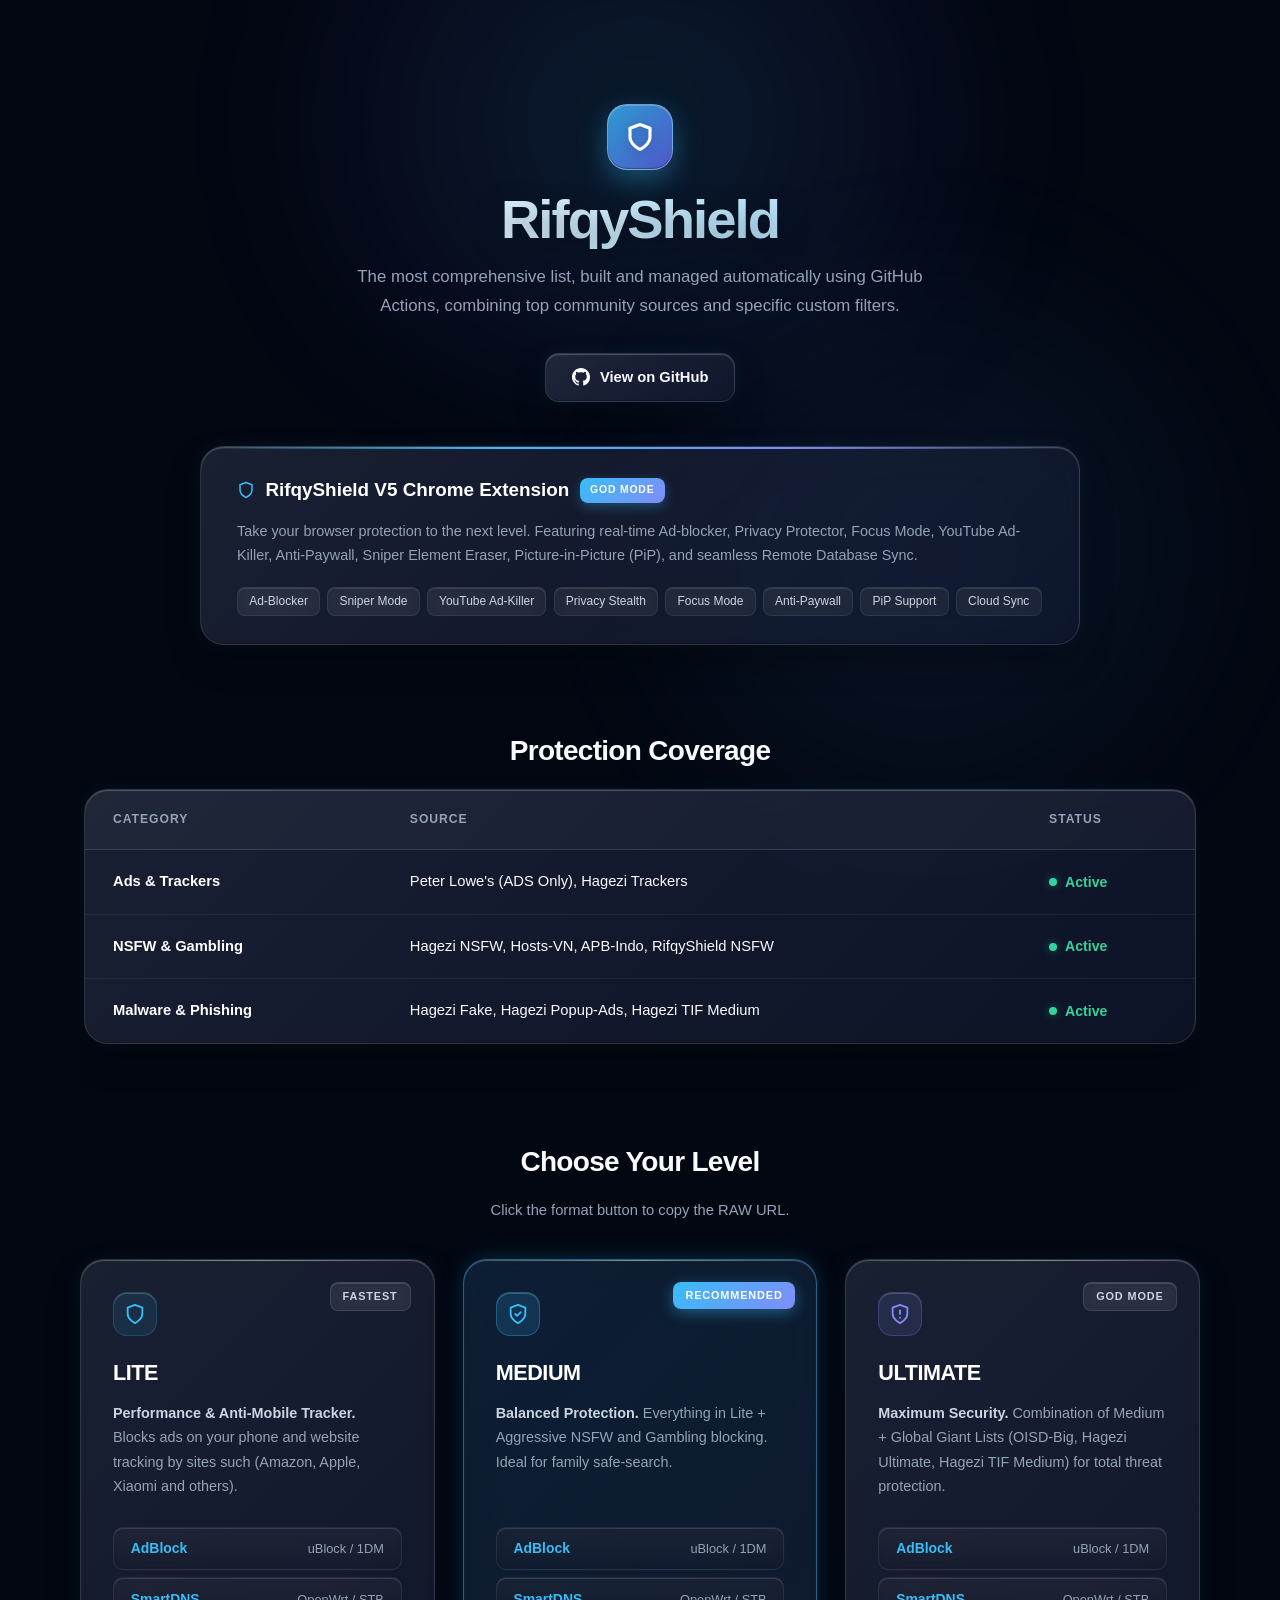
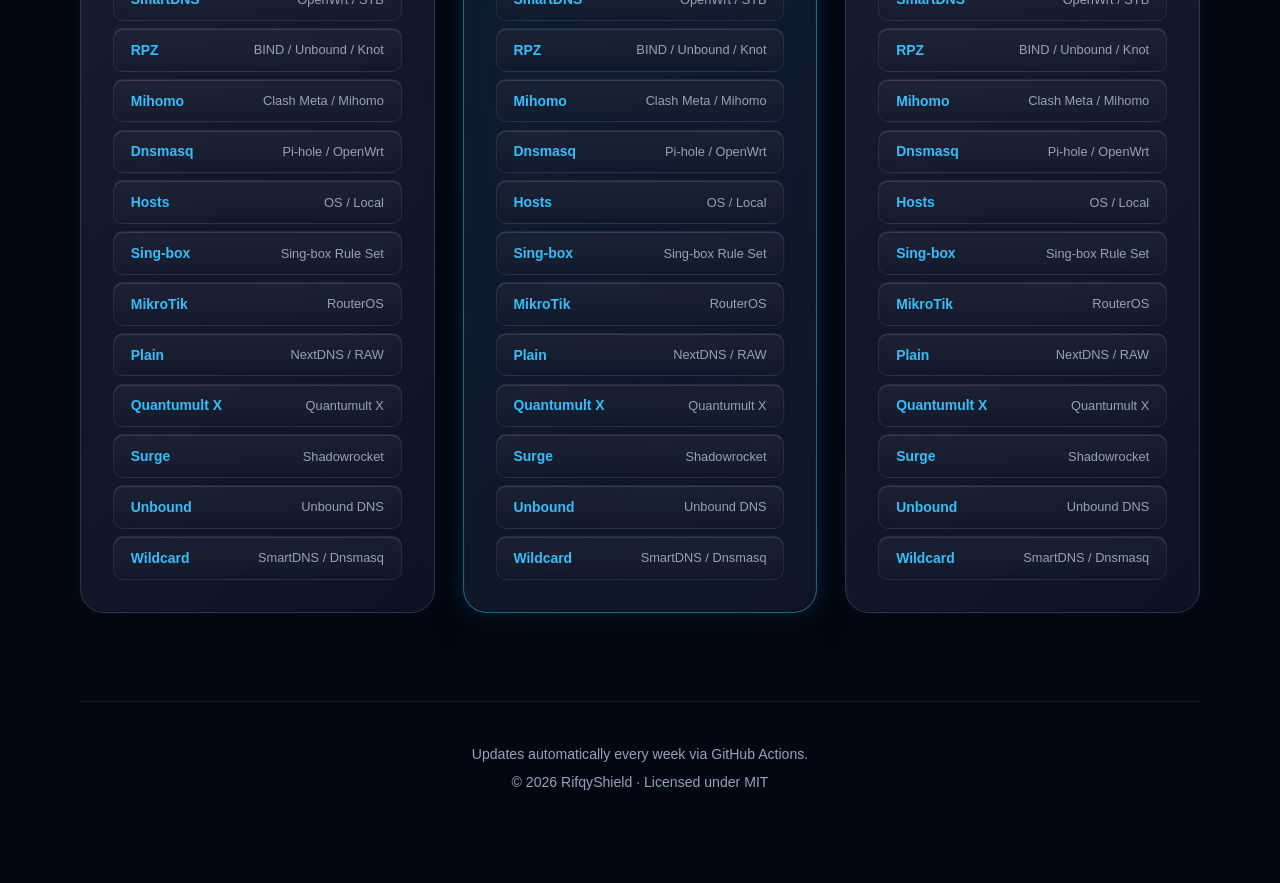
<file: index.html>
<!DOCTYPE html>
<html lang="en">
<head>
    <meta charset="UTF-8">
    <meta name="viewport" content="width=device-width, initial-scale=1.0">
    <title>RifqyShield</title>
    <meta name="description" content="Comprehensive DNS blocklist with specific focus on Mobile OEM Tracking, Ads, and Malware protection.">
    <style>
        /* ================= LIQUID GLASS DESIGN SYSTEM ================= */
        :root {
            --bg-deep: #030712;
            --liquid-primary: #38bdf8;
            --liquid-secondary: #818cf8;
            --liquid-accent: #60a5fa;
            --liquid-glow: rgba(56, 189, 248, 0.25);
            
            /* Glass Surfaces */
            --glass-base: rgba(15, 23, 42, 0.55);
            --glass-card: linear-gradient(135deg, rgba(255, 255, 255, 0.07) 0%, rgba(255, 255, 255, 0.015) 100%), rgba(15, 23, 42, 0.58);
            --glass-card-hover: linear-gradient(135deg, rgba(255, 255, 255, 0.12) 0%, rgba(255, 255, 255, 0.03) 100%), rgba(20, 31, 56, 0.68);
            --glass-border: rgba(255, 255, 255, 0.12);
            --glass-border-hover: rgba(56, 189, 248, 0.45);
            --glass-specular: inset 0 1px 1px 0 rgba(255, 255, 255, 0.22), inset 0 -1px 1px 0 rgba(0, 0, 0, 0.3);
            
            /* Typography */
            --text-main: #f8fafc;
            --text-secondary: #cbd5e1;
            --text-muted: #94a3b8;
            
            /* Accents */
            --success: #34d399;
            --success-glow: rgba(52, 211, 153, 0.4);
            
            /* Shadows & Radii */
            --shadow-glass: 0 16px 36px -10px rgba(0, 0, 0, 0.5), 0 0 20px 0 rgba(56, 189, 248, 0.08);
            --shadow-glass-lg: 0 24px 50px -12px rgba(0, 0, 0, 0.65), 0 0 35px 0 rgba(56, 189, 248, 0.2);
            --radius-sm: 10px;
            --radius-md: 14px;
            --radius-lg: 20px;
            --radius-xl: 24px;
            --blur-strength: blur(20px) saturate(190%);
        }

        *, *::before, *::after {
            box-sizing: border-box;
        }

        body {
            font-family: 'Inter', -apple-system, BlinkMacSystemFont, "Segoe UI", Roboto, Helvetica, Arial, sans-serif;
            background-color: var(--bg-deep);
            color: var(--text-main);
            margin: 0;
            line-height: 1.6;
            -webkit-font-smoothing: antialiased;
            -moz-osx-font-smoothing: grayscale;
            overflow-x: hidden;
            position: relative;
            min-height: 100vh;
        }

        /* Ambient Fluid Nebula (Liquid Backdrop) */
        body::before, body::after {
            content: '';
            position: fixed;
            border-radius: 50%;
            pointer-events: none;
            z-index: 0;
            filter: blur(80px);
            opacity: 0.5;
            transition: all 0.5s ease;
        }

        body::before {
            top: -10vw;
            left: 50%;
            transform: translateX(-50%);
            width: 75vw;
            height: 45vw;
            max-width: 900px;
            max-height: 500px;
            background: radial-gradient(circle, rgba(56, 189, 248, 0.25) 0%, rgba(99, 102, 241, 0.15) 50%, transparent 70%);
        }

        body::after {
            bottom: 5vw;
            right: 5vw;
            width: 45vw;
            height: 45vw;
            max-width: 600px;
            max-height: 600px;
            background: radial-gradient(circle, rgba(129, 140, 248, 0.18) 0%, rgba(56, 189, 248, 0.08) 60%, transparent 80%);
        }

        .container {
            max-width: 1200px;
            margin: 0 auto;
            padding: 1.5rem 1rem;
            position: relative;
            z-index: 1;
        }

        @media (min-width: 768px) {
            .container {
                padding: 2.5rem 2rem;
            }
        }

        @media (min-width: 1024px) {
            .container {
                padding: 3rem 2.5rem;
            }
        }

        /* Hero Section */
        header {
            text-align: center;
            padding: 2.5rem 0 2rem 0;
        }

        @media (min-width: 768px) {
            header {
                padding: 3.5rem 0 2.5rem 0;
            }
        }

        .logo-mark {
            display: inline-flex;
            align-items: center;
            justify-content: center;
            width: 58px;
            height: 58px;
            border-radius: 18px;
            background: linear-gradient(135deg, rgba(56, 189, 248, 0.8), rgba(99, 102, 241, 0.8));
            margin-bottom: 1.25rem;
            box-shadow: 0 10px 28px rgba(56, 189, 248, 0.35), var(--glass-specular);
            backdrop-filter: var(--blur-strength);
            -webkit-backdrop-filter: var(--blur-strength);
            border: 1px solid rgba(255, 255, 255, 0.3);
        }

        @media (min-width: 768px) {
            .logo-mark {
                width: 66px;
                height: 66px;
                border-radius: 20px;
            }
        }

        .logo-mark svg {
            width: 30px;
            height: 30px;
            filter: drop-shadow(0 2px 4px rgba(0, 0, 0, 0.2));
        }

        h1 {
            font-size: clamp(2rem, 5.5vw, 3.4rem);
            margin: 0 0 0.75rem 0;
            background: linear-gradient(135deg, #ffffff 15%, #bae6fd 60%, #cbd5e1 100%);
            -webkit-background-clip: text;
            -webkit-text-fill-color: transparent;
            background-clip: text;
            font-weight: 800;
            letter-spacing: -0.035em;
            line-height: 1.1;
            text-shadow: 0 10px 30px rgba(0, 0, 0, 0.35);
        }

        .subtitle {
            color: var(--text-muted);
            font-size: clamp(0.92rem, 2vw, 1.05rem);
            max-width: 600px;
            margin: 0 auto 2rem auto;
            line-height: 1.75;
            font-weight: 400;
        }

        /* Liquid Glass Button */
        .github-btn {
            display: inline-flex;
            align-items: center;
            gap: 0.65rem;
            background: linear-gradient(135deg, rgba(255, 255, 255, 0.09) 0%, rgba(255, 255, 255, 0.02) 100%), rgba(15, 23, 42, 0.6);
            backdrop-filter: var(--blur-strength);
            -webkit-backdrop-filter: var(--blur-strength);
            padding: 0.75rem 1.6rem;
            border-radius: var(--radius-md);
            color: var(--text-main);
            text-decoration: none;
            font-weight: 600;
            font-size: 0.92rem;
            border: 1px solid var(--glass-border);
            box-shadow: var(--shadow-glass), var(--glass-specular);
            transition: all 0.3s cubic-bezier(0.4, 0, 0.2, 1);
        }

        .github-btn:hover {
            background: linear-gradient(135deg, rgba(255, 255, 255, 0.16) 0%, rgba(255, 255, 255, 0.04) 100%), rgba(30, 41, 59, 0.7);
            border-color: var(--glass-border-hover);
            transform: translateY(-2px);
            box-shadow: var(--shadow-glass-lg);
            color: #ffffff;
        }

        /* Chrome Extension Banner (Liquid Glass Slab) */
        .ext-banner {
            margin: 2.75rem auto 1.25rem auto;
            max-width: 880px;
            background: var(--glass-card);
            backdrop-filter: var(--blur-strength);
            -webkit-backdrop-filter: var(--blur-strength);
            border: 1px solid var(--glass-border);
            border-radius: var(--radius-xl);
            padding: 1.4rem 1.4rem;
            box-shadow: var(--shadow-glass), var(--glass-specular);
            text-align: left;
            display: flex;
            flex-direction: column;
            gap: 0.85rem;
            position: relative;
            overflow: hidden;
            transition: all 0.3s ease;
        }

        .ext-banner:hover {
            border-color: rgba(56, 189, 248, 0.35);
            box-shadow: var(--shadow-glass-lg);
        }

        .ext-banner::before {
            content: '';
            position: absolute;
            top: 0;
            left: 0;
            right: 0;
            height: 2px;
            background: linear-gradient(90deg, transparent, var(--liquid-primary), var(--liquid-secondary), transparent);
        }

        @media (min-width: 768px) {
            .ext-banner {
                padding: 1.75rem 2.25rem;
            }
        }

        .ext-banner-header {
            display: flex;
            align-items: center;
            justify-content: space-between;
            flex-wrap: wrap;
            gap: 0.5rem;
        }

        .ext-banner-title {
            font-size: 1.05rem;
            font-weight: 700;
            color: #ffffff;
            display: flex;
            align-items: center;
            gap: 0.65rem;
        }

        @media (min-width: 768px) {
            .ext-banner-title {
                font-size: 1.18rem;
            }
        }

        .ext-badge {
            background: linear-gradient(135deg, var(--liquid-primary), var(--liquid-secondary));
            color: #ffffff;
            font-size: 0.65rem;
            font-weight: 800;
            padding: 0.25rem 0.65rem;
            border-radius: 8px;
            text-transform: uppercase;
            letter-spacing: 0.08em;
            box-shadow: 0 4px 12px rgba(56, 189, 248, 0.3);
        }

        .ext-banner-desc {
            color: var(--text-muted);
            font-size: 0.9rem;
            line-height: 1.7;
            margin: 0;
        }

        .ext-tags {
            display: flex;
            flex-wrap: wrap;
            gap: 0.45rem;
            margin-top: 0.35rem;
        }

        .ext-tag {
            background: rgba(255, 255, 255, 0.05);
            backdrop-filter: blur(10px);
            -webkit-backdrop-filter: blur(10px);
            border: 1px solid rgba(255, 255, 255, 0.08);
            color: var(--text-secondary);
            font-size: 0.75rem;
            font-weight: 500;
            padding: 0.25rem 0.7rem;
            border-radius: 8px;
            box-shadow: inset 0 1px 0 rgba(255, 255, 255, 0.1);
        }

        /* Section Headings */
        .section-heading {
            text-align: center;
            margin-bottom: 0.45rem;
            font-size: clamp(1.35rem, 3.2vw, 1.75rem);
            font-weight: 800;
            letter-spacing: -0.025em;
            color: var(--text-main);
        }

        .section-sub {
            text-align: center;
            color: var(--text-muted);
            margin-bottom: 2rem;
            font-size: 0.92rem;
        }

        /* Liquid Features Table */
        .table-wrapper {
            overflow-x: auto;
            -webkit-overflow-scrolling: touch;
            padding: 0.5rem 0.25rem 1rem 0.25rem;
        }

        .features-table {
            width: 100%;
            min-width: 500px;
            border-collapse: separate;
            border-spacing: 0;
            margin: 0 0 2rem 0;
            background: var(--glass-card);
            backdrop-filter: var(--blur-strength);
            -webkit-backdrop-filter: var(--blur-strength);
            border-radius: var(--radius-xl);
            border: 1px solid var(--glass-border);
            overflow: hidden;
            box-shadow: var(--shadow-glass), var(--glass-specular);
        }

        .features-table th, .features-table td {
            padding: 1rem 1.4rem;
            text-align: left;
            border-bottom: 1px solid rgba(255, 255, 255, 0.06);
        }

        @media (min-width: 768px) {
            .features-table th, .features-table td {
                padding: 1.25rem 1.75rem;
            }
        }

        .features-table tr:last-child td {
            border-bottom: none;
        }

        .features-table th {
            background: rgba(255, 255, 255, 0.03);
            color: var(--text-muted);
            font-size: 0.76rem;
            font-weight: 700;
            text-transform: uppercase;
            letter-spacing: 0.08em;
            border-bottom: 1px solid var(--glass-border);
        }

        .features-table td {
            font-size: 0.92rem;
        }

        .features-table td strong {
            color: #ffffff;
            font-weight: 600;
        }

        .status-active {
            display: inline-flex;
            align-items: center;
            gap: 0.5rem;
            color: var(--success);
            font-weight: 600;
            font-size: 0.88rem;
        }

        .status-dot {
            width: 8px;
            height: 8px;
            border-radius: 50%;
            background: var(--success);
            display: inline-block;
            box-shadow: 0 0 10px var(--success-glow);
        }

        /* Variants Grid (Liquid Glass Cards) */
        .variants-grid {
            display: grid;
            grid-template-columns: 1fr;
            gap: 1.5rem;
            margin-top: 2.25rem;
        }

        @media (min-width: 768px) {
            .variants-grid {
                grid-template-columns: repeat(2, 1fr);
                gap: 1.75rem;
            }
        }

        @media (min-width: 1024px) {
            .variants-grid {
                grid-template-columns: repeat(3, 1fr);
                gap: 1.75rem;
            }
        }

        /* Glass Cards */
        .card {
            background: var(--glass-card);
            backdrop-filter: var(--blur-strength);
            -webkit-backdrop-filter: var(--blur-strength);
            border-radius: var(--radius-xl);
            padding: 1.75rem;
            border: 1px solid var(--glass-border);
            box-shadow: var(--shadow-glass), var(--glass-specular);
            transition: all 0.35s cubic-bezier(0.4, 0, 0.2, 1);
            position: relative;
            display: flex;
            flex-direction: column;
            overflow: hidden;
        }

        @media (min-width: 768px) {
            .card {
                padding: 2rem;
            }
        }

        .card::before {
            content: '';
            position: absolute;
            top: 0;
            left: 0;
            right: 0;
            height: 1px;
            background: linear-gradient(90deg, transparent, rgba(255, 255, 255, 0.35), transparent);
        }

        .card:hover {
            transform: translateY(-6px);
            background: var(--glass-card-hover);
            border-color: var(--glass-border-hover);
            box-shadow: var(--shadow-glass-lg);
        }

        .card--featured {
            border-color: rgba(56, 189, 248, 0.45);
            background: linear-gradient(135deg, rgba(56, 189, 248, 0.08) 0%, rgba(255, 255, 255, 0.02) 100%), rgba(15, 23, 42, 0.65);
            box-shadow: var(--shadow-glass), 0 0 30px rgba(56, 189, 248, 0.15), var(--glass-specular);
        }

        .card--featured:hover {
            border-color: rgba(56, 189, 248, 0.7);
            box-shadow: var(--shadow-glass-lg), 0 0 45px rgba(56, 189, 248, 0.25);
        }

        .card-badge {
            position: absolute;
            top: 1.4rem;
            right: 1.4rem;
            font-size: 0.68rem;
            font-weight: 800;
            padding: 0.3rem 0.75rem;
            border-radius: 8px;
            background: rgba(255, 255, 255, 0.06);
            backdrop-filter: blur(8px);
            -webkit-backdrop-filter: blur(8px);
            color: var(--text-secondary);
            text-transform: uppercase;
            letter-spacing: 0.08em;
            border: 1px solid rgba(255, 255, 255, 0.12);
            box-shadow: inset 0 1px 0 rgba(255, 255, 255, 0.15);
        }

        .card-badge--accent {
            background: linear-gradient(135deg, var(--liquid-primary), var(--liquid-secondary));
            color: #ffffff;
            border: none;
            box-shadow: 0 4px 14px rgba(56, 189, 248, 0.4);
        }

        .card-icon {
            width: 44px;
            height: 44px;
            border-radius: var(--radius-md);
            display: flex;
            align-items: center;
            justify-content: center;
            margin-bottom: 1.25rem;
            background: rgba(56, 189, 248, 0.1);
            border: 1px solid rgba(56, 189, 248, 0.2);
            box-shadow: inset 0 1px 0 rgba(255, 255, 255, 0.2);
        }

        .card-icon svg {
            width: 22px;
            height: 22px;
            color: var(--liquid-primary);
        }

        .card h3 {
            margin: 0 0 0.65rem 0;
            font-size: 1.35rem;
            font-weight: 800;
            letter-spacing: -0.02em;
            color: #ffffff;
        }

        .card p {
            color: var(--text-muted);
            font-size: 0.9rem;
            margin: 0 0 1.75rem 0;
            flex-grow: 1;
            line-height: 1.7;
        }

        .card p strong {
            color: var(--text-secondary);
            font-weight: 600;
        }

        /* Glass Copy Buttons */
        .copy-group {
            display: flex;
            flex-direction: column;
            gap: 0.45rem;
            margin-top: auto;
        }

        .copy-btn {
            background: linear-gradient(180deg, rgba(255, 255, 255, 0.05) 0%, rgba(255, 255, 255, 0.015) 100%), rgba(10, 17, 35, 0.5);
            backdrop-filter: blur(12px);
            -webkit-backdrop-filter: blur(12px);
            border: 1px solid rgba(255, 255, 255, 0.08);
            color: var(--text-secondary);
            padding: 0.72rem 0.95rem;
            border-radius: var(--radius-sm);
            cursor: pointer;
            display: flex;
            justify-content: space-between;
            align-items: center;
            font-size: 0.84rem;
            font-family: inherit;
            transition: all 0.25s cubic-bezier(0.4, 0, 0.2, 1);
            gap: 0.5rem;
            box-shadow: inset 0 1px 0 rgba(255, 255, 255, 0.12);
        }

        @media (min-width: 768px) {
            .copy-btn {
                padding: 0.8rem 1.05rem;
                font-size: 0.87rem;
            }
        }

        .copy-btn:hover {
            background: linear-gradient(180deg, rgba(255, 255, 255, 0.12) 0%, rgba(255, 255, 255, 0.03) 100%), rgba(30, 41, 59, 0.65);
            border-color: rgba(56, 189, 248, 0.4);
            color: #ffffff;
            transform: translateY(-1px) scale(1.005);
            box-shadow: 0 6px 16px rgba(0, 0, 0, 0.25), inset 0 1px 0 rgba(255, 255, 255, 0.25);
        }

        .copy-btn:active {
            transform: scale(0.98);
        }

        .copy-btn span.format {
            font-weight: 700;
            color: var(--liquid-primary);
            white-space: nowrap;
        }

        .copy-btn span:last-child {
            color: var(--text-muted);
            font-size: 0.8rem;
            text-align: right;
        }

        /* Footer */
        footer {
            text-align: center;
            margin-top: 4.5rem;
            padding: 2.25rem 0;
            color: var(--text-muted);
            font-size: 0.88rem;
            border-top: 1px solid rgba(255, 255, 255, 0.08);
            position: relative;
        }

        @media (min-width: 768px) {
            footer {
                margin-top: 5.5rem;
            }
        }

        footer p {
            margin: 0.35rem 0;
        }

        a { 
            color: var(--liquid-primary); 
            text-decoration: none; 
            transition: color 0.2s ease; 
        }
        
        a:hover { 
            color: #ffffff; 
            text-shadow: 0 0 10px rgba(56, 189, 248, 0.5);
            text-decoration: none; 
        }

        /* Liquid Glass Toast */
        .toast {
            position: fixed;
            bottom: 2rem;
            left: 50%;
            transform: translateX(-50%) translateY(100px);
            background: linear-gradient(135deg, rgba(255, 255, 255, 0.15) 0%, rgba(255, 255, 255, 0.05) 100%), rgba(15, 23, 42, 0.85);
            backdrop-filter: var(--blur-strength);
            -webkit-backdrop-filter: var(--blur-strength);
            border: 1px solid rgba(52, 211, 153, 0.5);
            color: #6ee7b7;
            padding: 0.75rem 1.5rem;
            border-radius: var(--radius-md);
            font-size: 0.88rem;
            font-weight: 700;
            box-shadow: 0 16px 36px rgba(0, 0, 0, 0.5), 0 0 20px rgba(52, 211, 153, 0.25), inset 0 1px 0 rgba(255, 255, 255, 0.3);
            z-index: 1000;
            opacity: 0;
            transition: all 0.35s cubic-bezier(0.4, 0, 0.2, 1);
            pointer-events: none;
        }

        .toast.show {
            transform: translateX(-50%) translateY(0);
            opacity: 1;
        }

        /* Custom Glass Scrollbar */
        ::-webkit-scrollbar {
            width: 7px;
            height: 7px;
        }
        ::-webkit-scrollbar-track {
            background: transparent;
        }
        ::-webkit-scrollbar-thumb {
            background: rgba(255, 255, 255, 0.14);
            border-radius: 4px;
            backdrop-filter: blur(8px);
        }
        ::-webkit-scrollbar-thumb:hover {
            background: rgba(56, 189, 248, 0.4);
        }
    </style>
</head>
<body>

<div class="container">
    <header>
        <div class="logo-mark">
            <svg viewBox="0 0 24 24" fill="none" stroke="white" stroke-width="2.5" stroke-linecap="round" stroke-linejoin="round">
                <path d="M12 22s8-4 8-10V5l-8-3-8 3v7c0 6 8 10 8 10z"/>
            </svg>
        </div>
        <h1>RifqyShield</h1>
        <p class="subtitle">The most comprehensive list, built and managed automatically using GitHub Actions, combining top community sources and specific custom filters.</p>
        
        <a href="https://github.com/rydevs29/RifqyShield" class="github-btn" target="_blank">
            <svg height="18" width="18" viewBox="0 0 16 16" fill="white"><path d="M8 0C3.58 0 0 3.58 0 8c0 3.54 2.29 6.53 5.47 7.59.4.07.55-.17.55-.38 0-.19-.01-.82-.01-1.49-2.01.37-2.53-.49-2.69-.94-.09-.23-.48-.94-.82-1.13-.28-.15-.68-.52-.01-.53.63-.01 1.08.58 1.23.82.72 1.21 1.87.87 2.33.66.07-.52.28-.87.51-1.07-1.78-.2-3.64-.89-3.64-3.95 0-.87.31-1.59.82-2.15-.08-.2-.36-1.02.08-2.12 0 0 .67-.21 2.2.82.64-.18 1.32-.27 2-.27.68 0 1.36.09 2 .27 1.53-1.04 2.2-.82 2.2-.82.44 1.1.16 1.92.08 2.12.51.56.82 1.27.82 2.15 0 3.07-1.87 3.75-3.65 3.95.29.25.54.73.54 1.48 0 1.07-.01 1.93-.01 2.2 0 .21.15.46.55.38A8.013 8.013 0 0016 8c0-4.42-3.58-8-8-8z"></path></svg>
            View on GitHub
        </a>

        <div class="ext-banner">
            <div class="ext-banner-header">
                <div class="ext-banner-title">
                    <svg width="18" height="18" viewBox="0 0 24 24" fill="none" stroke="currentColor" stroke-width="2" stroke-linecap="round" stroke-linejoin="round" style="color: var(--liquid-primary);">
                        <path d="M12 22s8-4 8-10V5l-8-3-8 3v7c0 6 8 10 8 10z"/>
                    </svg>
                    RifqyShield V5 Chrome Extension <span class="ext-badge">God Mode</span>
                </div>
            </div>
            <p class="ext-banner-desc">
                Take your browser protection to the next level. Featuring real-time Ad-blocker, Privacy Protector, Focus Mode, YouTube Ad-Killer, Anti-Paywall, Sniper Element Eraser, Picture-in-Picture (PiP), and seamless Remote Database Sync.
            </p>
            <div class="ext-tags">
                <span class="ext-tag">Ad-Blocker</span>
                <span class="ext-tag">Sniper Mode</span>
                <span class="ext-tag">YouTube Ad-Killer</span>
                <span class="ext-tag">Privacy Stealth</span>
                <span class="ext-tag">Focus Mode</span>
                <span class="ext-tag">Anti-Paywall</span>
                <span class="ext-tag">PiP Support</span>
                <span class="ext-tag">Cloud Sync</span>
            </div>
        </div>
    </header>

    <h2 class="section-heading">Protection Coverage</h2>
    <div class="table-wrapper">
        <table class="features-table">
            <thead>
                <tr>
                    <th>Category</th>
                    <th>Source</th>
                    <th>Status</th>
                </tr>
            </thead>
            <tbody>
                <tr>
                    <td><strong>Ads & Trackers</strong></td>
                    <td>Peter Lowe's (ADS Only), Hagezi Trackers</td>
                    <td><span class="status-active"><span class="status-dot"></span> Active</span></td>
                </tr>
                <tr>
                    <td><strong>NSFW & Gambling</strong></td>
                    <td>Hagezi NSFW, Hosts-VN, APB-Indo, RifqyShield NSFW</td>
                    <td><span class="status-active"><span class="status-dot"></span> Active</span></td>
                </tr>
                <tr>
                    <td><strong>Malware & Phishing</strong></td>
                    <td>Hagezi Fake, Hagezi Popup-Ads, Hagezi TIF Medium</td>
                    <td><span class="status-active"><span class="status-dot"></span> Active</span></td>
                </tr>
            </tbody>
        </table>
    </div>

    <h2 class="section-heading" style="margin-top: 3rem;">Choose Your Level</h2>
    <p class="section-sub">Click the format button to copy the RAW URL.</p>

    <div class="variants-grid">
        
        <div class="card">
            <div class="card-badge">Fastest</div>
            <div class="card-icon">
                <svg viewBox="0 0 24 24" fill="none" stroke="currentColor" stroke-width="2" stroke-linecap="round" stroke-linejoin="round">
                    <path d="M12 22s8-4 8-10V5l-8-3-8 3v7c0 6 8 10 8 10z"/>
                </svg>
            </div>
            <h3>LITE</h3>
            <p><strong>Performance & Anti-Mobile Tracker.</strong> Blocks ads on your phone and website tracking by sites such (Amazon, Apple, Xiaomi and others).</p>
            <div class="copy-group">
                <button class="copy-btn" onclick="copyLink(this, 'lite/adblock.txt')">
                    <span class="format">AdBlock</span> <span>uBlock / 1DM</span>
                </button>
                <button class="copy-btn" onclick="copyLink(this, 'lite/smartdns.conf')">
                    <span class="format">SmartDNS</span> <span>OpenWrt / STB</span>
                </button>
                <button class="copy-btn" onclick="copyLink(this, 'lite/rpz.txt')">
                    <span class="format">RPZ</span> <span>BIND / Unbound / Knot</span>
                </button>
                <button class="copy-btn" onclick="copyLink(this, 'lite/mihomo.yaml')">
                    <span class="format">Mihomo</span> <span>Clash Meta / Mihomo</span>
                </button>
                <button class="copy-btn" onclick="copyLink(this, 'lite/dnsmasq.conf')">
                    <span class="format">Dnsmasq</span> <span>Pi-hole / OpenWrt</span>
                </button>
                <button class="copy-btn" onclick="copyLink(this, 'lite/hosts.txt')">
                    <span class="format">Hosts</span> <span>OS / Local</span>
                </button>
                <button class="copy-btn" onclick="copyLink(this, 'lite/singbox.json')">
                    <span class="format">Sing-box</span> <span>Sing-box Rule Set</span>
                </button>
                <button class="copy-btn" onclick="copyLink(this, 'lite/mikrotik.rsc')">
                    <span class="format">MikroTik</span> <span>RouterOS</span>
                </button>
                <button class="copy-btn" onclick="copyLink(this, 'lite/plain.txt')">
                    <span class="format">Plain</span> <span>NextDNS / RAW</span>
                </button>
                <button class="copy-btn" onclick="copyLink(this, 'lite/quantumultx.list')">
                    <span class="format">Quantumult X</span> <span>Quantumult X</span>
                </button>
                <button class="copy-btn" onclick="copyLink(this, 'lite/surge.list')">
                    <span class="format">Surge</span> <span>Shadowrocket</span>
                </button>
                <button class="copy-btn" onclick="copyLink(this, 'lite/unbound.conf')">
                    <span class="format">Unbound</span> <span>Unbound DNS</span>
                </button>
                <button class="copy-btn" onclick="copyLink(this, 'lite/wildcard.txt')">
                    <span class="format">Wildcard</span> <span>SmartDNS / Dnsmasq</span>
                </button>
            </div>
        </div>

        <div class="card card--featured">
            <div class="card-badge card-badge--accent">Recommended</div>
            <div class="card-icon" style="background: rgba(56, 189, 248, 0.15); border-color: rgba(56, 189, 248, 0.3);">
                <svg viewBox="0 0 24 24" fill="none" stroke="currentColor" stroke-width="2" stroke-linecap="round" stroke-linejoin="round">
                    <path d="M12 22s8-4 8-10V5l-8-3-8 3v7c0 6 8 10 8 10z"/>
                    <polyline points="9 12 11 14 15 10"/>
                </svg>
            </div>
            <h3>MEDIUM</h3>
            <p><strong>Balanced Protection.</strong> Everything in Lite + Aggressive NSFW and Gambling blocking. Ideal for family safe-search.</p>
            <div class="copy-group">
                <button class="copy-btn" onclick="copyLink(this, 'medium/adblock.txt')">
                    <span class="format">AdBlock</span> <span>uBlock / 1DM</span>
                </button>
                <button class="copy-btn" onclick="copyLink(this, 'medium/smartdns.conf')">
                    <span class="format">SmartDNS</span> <span>OpenWrt / STB</span>
                </button>
                <button class="copy-btn" onclick="copyLink(this, 'medium/rpz.txt')">
                    <span class="format">RPZ</span> <span>BIND / Unbound / Knot</span>
                </button>
                <button class="copy-btn" onclick="copyLink(this, 'medium/mihomo.yaml')">
                    <span class="format">Mihomo</span> <span>Clash Meta / Mihomo</span>
                </button>
                <button class="copy-btn" onclick="copyLink(this, 'medium/dnsmasq.conf')">
                    <span class="format">Dnsmasq</span> <span>Pi-hole / OpenWrt</span>
                </button>
                <button class="copy-btn" onclick="copyLink(this, 'medium/hosts.txt')">
                    <span class="format">Hosts</span> <span>OS / Local</span>
                </button>
                <button class="copy-btn" onclick="copyLink(this, 'medium/singbox.json')">
                    <span class="format">Sing-box</span> <span>Sing-box Rule Set</span>
                </button>
                <button class="copy-btn" onclick="copyLink(this, 'medium/mikrotik.rsc')">
                    <span class="format">MikroTik</span> <span>RouterOS</span>
                </button>
                <button class="copy-btn" onclick="copyLink(this, 'medium/plain.txt')">
                    <span class="format">Plain</span> <span>NextDNS / RAW</span>
                </button>
                <button class="copy-btn" onclick="copyLink(this, 'medium/quantumultx.list')">
                    <span class="format">Quantumult X</span> <span>Quantumult X</span>
                </button>
                <button class="copy-btn" onclick="copyLink(this, 'medium/surge.list')">
                    <span class="format">Surge</span> <span>Shadowrocket</span>
                </button>
                <button class="copy-btn" onclick="copyLink(this, 'medium/unbound.conf')">
                    <span class="format">Unbound</span> <span>Unbound DNS</span>
                </button>
                <button class="copy-btn" onclick="copyLink(this, 'medium/wildcard.txt')">
                    <span class="format">Wildcard</span> <span>SmartDNS / Dnsmasq</span>
                </button>
            </div>
        </div>

        <div class="card">
            <div class="card-badge">God Mode</div>
            <div class="card-icon" style="background: rgba(129, 140, 248, 0.12); border-color: rgba(129, 140, 248, 0.25);">
                <svg viewBox="0 0 24 24" fill="none" stroke="currentColor" stroke-width="2" stroke-linecap="round" stroke-linejoin="round" style="color: var(--liquid-secondary);">
                    <path d="M12 22s8-4 8-10V5l-8-3-8 3v7c0 6 8 10 8 10z"/>
                    <path d="M12 8v4"/>
                    <path d="M12 16h.01"/>
                </svg>
            </div>
            <h3>ULTIMATE</h3>
            <p><strong>Maximum Security.</strong> Combination of Medium + Global Giant Lists (OISD-Big, Hagezi Ultimate, Hagezi TIF Medium) for total threat protection.</p>
            <div class="copy-group">
                <button class="copy-btn" onclick="copyLink(this, 'ultimate/adblock.txt')">
                    <span class="format">AdBlock</span> <span>uBlock / 1DM</span>
                </button>
                <button class="copy-btn" onclick="copyLink(this, 'ultimate/smartdns.conf')">
                    <span class="format">SmartDNS</span> <span>OpenWrt / STB</span>
                </button>
                <button class="copy-btn" onclick="copyLink(this, 'ultimate/rpz.txt')">
                    <span class="format">RPZ</span> <span>BIND / Unbound / Knot</span>
                </button>
                <button class="copy-btn" onclick="copyLink(this, 'ultimate/mihomo.yaml')">
                    <span class="format">Mihomo</span> <span>Clash Meta / Mihomo</span>
                </button>
                <button class="copy-btn" onclick="copyLink(this, 'ultimate/dnsmasq.conf')">
                    <span class="format">Dnsmasq</span> <span>Pi-hole / OpenWrt</span>
                </button>
                <button class="copy-btn" onclick="copyLink(this, 'ultimate/hosts.txt')">
                    <span class="format">Hosts</span> <span>OS / Local</span>
                </button>
                <button class="copy-btn" onclick="copyLink(this, 'ultimate/singbox.json')">
                    <span class="format">Sing-box</span> <span>Sing-box Rule Set</span>
                </button>
                <button class="copy-btn" onclick="copyLink(this, 'ultimate/mikrotik.rsc')">
                    <span class="format">MikroTik</span> <span>RouterOS</span>
                </button>
                <button class="copy-btn" onclick="copyLink(this, 'ultimate/plain.txt')">
                    <span class="format">Plain</span> <span>NextDNS / RAW</span>
                </button>
                <button class="copy-btn" onclick="copyLink(this, 'ultimate/quantumultx.list')">
                    <span class="format">Quantumult X</span> <span>Quantumult X</span>
                </button>
                <button class="copy-btn" onclick="copyLink(this, 'ultimate/surge.list')">
                    <span class="format">Surge</span> <span>Shadowrocket</span>
                </button>
                <button class="copy-btn" onclick="copyLink(this, 'ultimate/unbound.conf')">
                    <span class="format">Unbound</span> <span>Unbound DNS</span>
                </button>
                <button class="copy-btn" onclick="copyLink(this, 'ultimate/wildcard.txt')">
                    <span class="format">Wildcard</span> <span>SmartDNS / Dnsmasq</span>
                </button>
            </div>
        </div>

    </div>

    <footer>
        <p>Updates automatically every week via GitHub Actions.</p>
        <p>&copy; 2026 RifqyShield &middot; Licensed under MIT</p>
    </footer>
</div>

<div class="toast" id="toast">URL copied to clipboard</div>

<script>
    function copyLink(btn, path) {
        const baseUrl = "https://raw.githubusercontent.com/rydevs29/RifqyShield/main/output/";
        const fullUrl = baseUrl + path;
        
        navigator.clipboard.writeText(fullUrl).then(() => {
            const toast = document.getElementById('toast');
            toast.classList.add('show');
            
            const originalText = btn.innerHTML;
            btn.innerHTML = "<span style='color: #34d399; font-weight: 700;'>Copied</span>";
            
            setTimeout(() => {
                btn.innerHTML = originalText;
                toast.classList.remove('show');
            }, 1500);
        });
    }
</script>

</body>
</html>
</file>
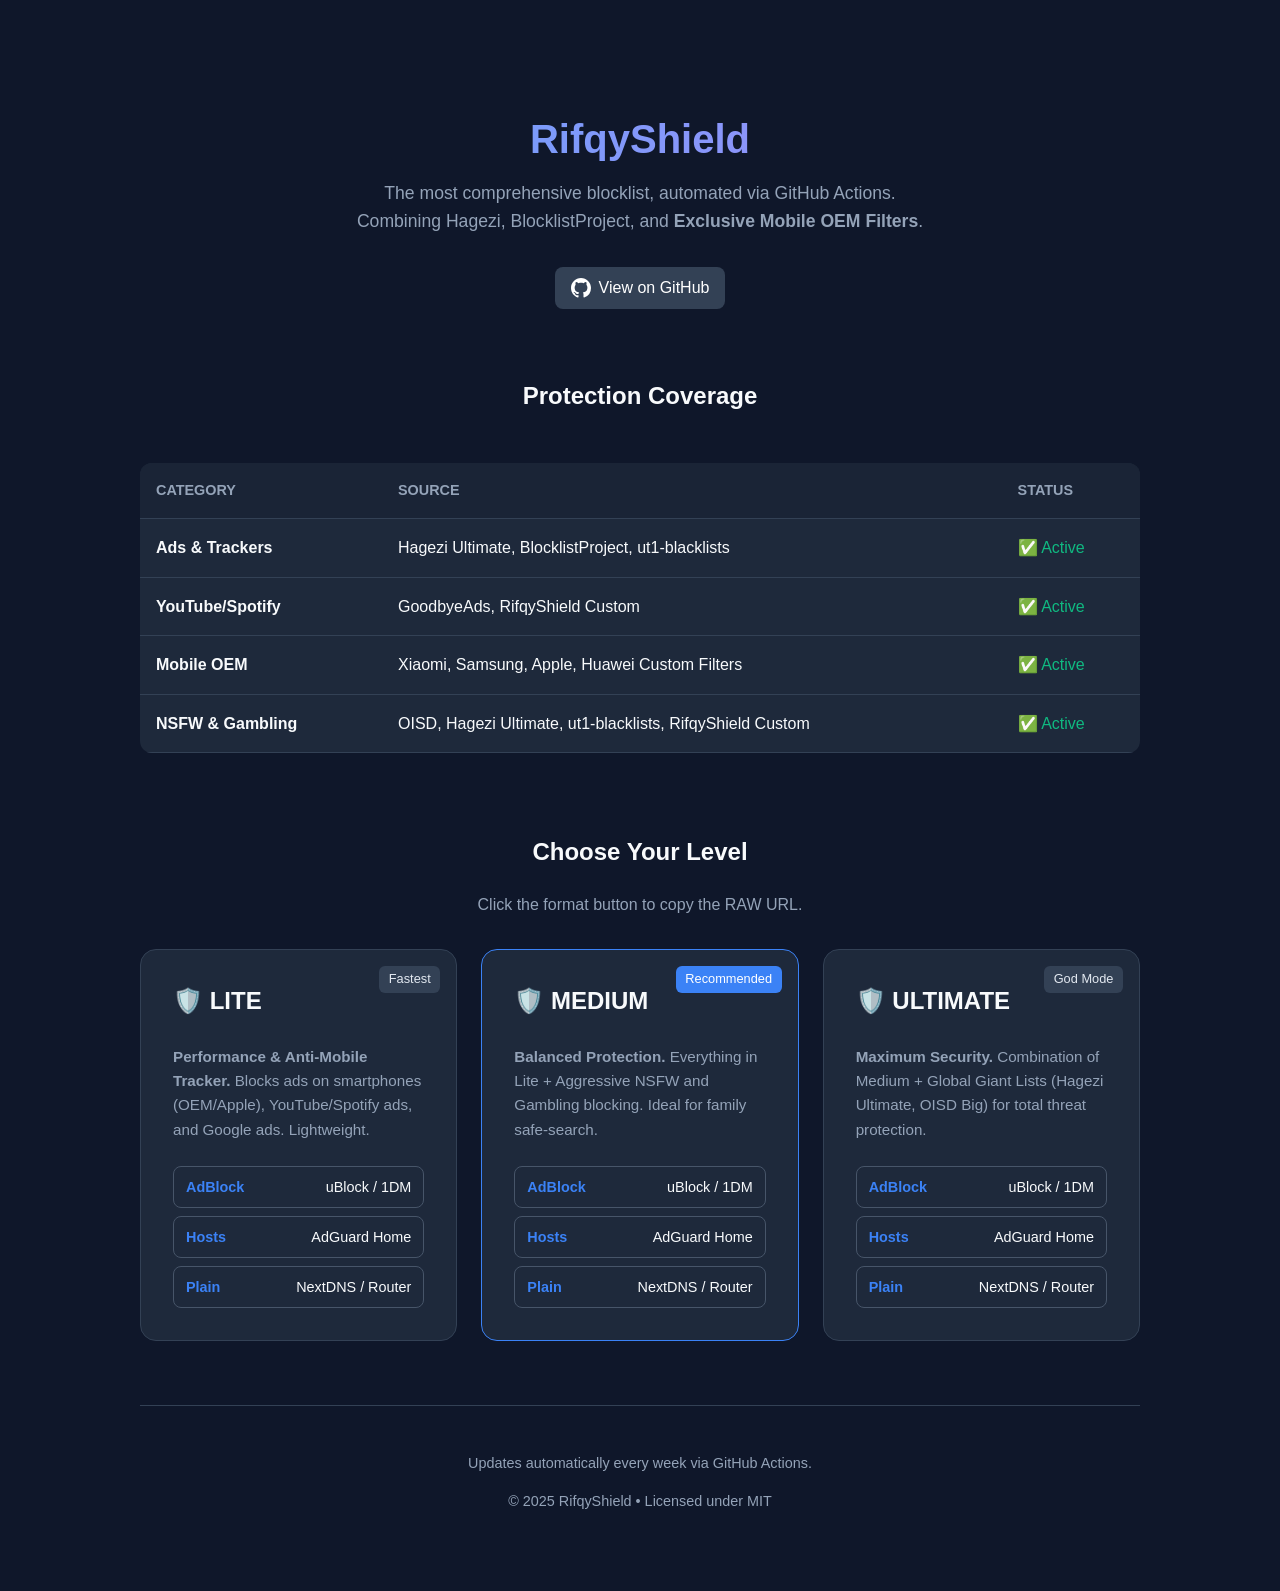
<file: index (6).html>
<!DOCTYPE html>
<html lang="en">
<head>
    <meta charset="UTF-8">
    <meta name="viewport" content="width=device-width, initial-scale=1.0">
    <title>RifqyShield - Ultimate DNS Blocklist</title>
    <meta name="description" content="Comprehensive DNS blocklist with specific focus on Mobile OEM Tracking, Ads, and Malware protection.">
    <style>
        :root {
            --bg-color: #0f172a;
            --card-bg: #1e293b;
            --text-main: #f8fafc;
            --text-muted: #94a3b8;
            --accent: #3b82f6;
            --accent-hover: #2563eb;
            --success: #10b981;
        }

        body {
            font-family: -apple-system, BlinkMacSystemFont, "Segoe UI", Roboto, Helvetica, Arial, sans-serif;
            background-color: var(--bg-color);
            color: var(--text-main);
            margin: 0;
            line-height: 1.6;
        }

        .container {
            max-width: 1000px;
            margin: 0 auto;
            padding: 2rem 1rem;
        }

        /* Hero Section */
        header {
            text-align: center;
            padding: 3rem 0;
        }

        h1 {
            font-size: 2.5rem;
            margin-bottom: 0.5rem;
            background: linear-gradient(to right, #60a5fa, #a78bfa);
            -webkit-background-clip: text;
            -webkit-text-fill-color: transparent;
        }

        .subtitle {
            color: var(--text-muted);
            font-size: 1.1rem;
            max-width: 600px;
            margin: 0 auto 2rem auto;
        }

        /* Features Table */
        .features-table {
            width: 100%;
            border-collapse: collapse;
            margin: 2rem 0;
            background: var(--card-bg);
            border-radius: 12px;
            overflow: hidden;
        }

        .features-table th, .features-table td {
            padding: 1rem;
            text-align: left;
            border-bottom: 1px solid #334155;
        }

        .features-table th {
            background-color: #1a2436;
            color: var(--text-muted);
            font-size: 0.9rem;
            text-transform: uppercase;
        }

        /* Variants Grid */
        .variants-grid {
            display: grid;
            grid-template-columns: repeat(auto-fit, minmax(300px, 1fr));
            gap: 1.5rem;
            margin-top: 2rem;
        }

        .card {
            background-color: var(--card-bg);
            border-radius: 16px;
            padding: 2rem;
            border: 1px solid #334155;
            transition: transform 0.2s;
            position: relative;
        }

        .card:hover {
            transform: translateY(-5px);
            border-color: var(--accent);
        }

        .card-badge {
            position: absolute;
            top: 1rem;
            right: 1rem;
            font-size: 0.8rem;
            padding: 0.2rem 0.6rem;
            border-radius: 6px;
            background: #334155;
            color: #e2e8f0;
        }

        .card h3 {
            margin-top: 0;
            font-size: 1.5rem;
        }

        .card p {
            color: var(--text-muted);
            font-size: 0.95rem;
            margin-bottom: 1.5rem;
            min-height: 80px;
        }

        /* Copy Buttons */
        .copy-group {
            display: flex;
            flex-direction: column;
            gap: 0.5rem;
        }

        .copy-btn {
            background: #1e293b;
            border: 1px solid #475569;
            color: var(--text-main);
            padding: 0.75rem;
            border-radius: 8px;
            cursor: pointer;
            display: flex;
            justify-content: space-between;
            align-items: center;
            font-size: 0.9rem;
            transition: all 0.2s;
        }

        .copy-btn:hover {
            background: #334155;
            border-color: var(--text-muted);
        }

        .copy-btn span.format {
            font-weight: 600;
            color: var(--accent);
        }

        /* Footer */
        footer {
            text-align: center;
            margin-top: 4rem;
            padding: 2rem 0;
            color: var(--text-muted);
            font-size: 0.9rem;
            border-top: 1px solid #334155;
        }

        a { color: var(--accent); text-decoration: none; }
        a:hover { text-decoration: underline; }

        @media (max-width: 600px) {
            h1 { font-size: 2rem; }
            .card { padding: 1.5rem; }
        }
    </style>
</head>
<body>

<div class="container">
    <header>
        <h1>RifqyShield</h1>
        <p class="subtitle">The most comprehensive blocklist, automated via GitHub Actions. Combining Hagezi, BlocklistProject, and <strong>Exclusive Mobile OEM Filters</strong>.</p>
        
        <a href="https://github.com/rydevs29/RifqyShield" target="_blank" style="display: inline-flex; align-items: center; gap: 0.5rem; background: #334155; padding: 0.5rem 1rem; border-radius: 8px; color: white; text-decoration: none;">
            <svg height="20" width="20" viewBox="0 0 16 16" fill="white"><path d="M8 0C3.58 0 0 3.58 0 8c0 3.54 2.29 6.53 5.47 7.59.4.07.55-.17.55-.38 0-.19-.01-.82-.01-1.49-2.01.37-2.53-.49-2.69-.94-.09-.23-.48-.94-.82-1.13-.28-.15-.68-.52-.01-.53.63-.01 1.08.58 1.23.82.72 1.21 1.87.87 2.33.66.07-.52.28-.87.51-1.07-1.78-.2-3.64-.89-3.64-3.95 0-.87.31-1.59.82-2.15-.08-.2-.36-1.02.08-2.12 0 0 .67-.21 2.2.82.64-.18 1.32-.27 2-.27.68 0 1.36.09 2 .27 1.53-1.04 2.2-.82 2.2-.82.44 1.1.16 1.92.08 2.12.51.56.82 1.27.82 2.15 0 3.07-1.87 3.75-3.65 3.95.29.25.54.73.54 1.48 0 1.07-.01 1.93-.01 2.2 0 .21.15.46.55.38A8.013 8.013 0 0016 8c0-4.42-3.58-8-8-8z"></path></svg>
            View on GitHub
        </a>
    </header>

    <h2 style="text-align: center; margin-bottom: 1rem;">Protection Coverage</h2>
    <div style="overflow-x: auto;">
        <table class="features-table">
            <thead>
                <tr>
                    <th>Category</th>
                    <th>Source</th>
                    <th>Status</th>
                </tr>
            </thead>
            <tbody>
                <tr>
                    <td><strong>Ads & Trackers</strong></td>
                    <td>Hagezi Ultimate, BlocklistProject, ut1-blacklists</td>
                    <td style="color: var(--success);">✅ Active</td>
                </tr>
                <tr>
                    <td><strong>YouTube/Spotify</strong></td>
                    <td>GoodbyeAds, RifqyShield Custom</td>
                    <td style="color: var(--success);">✅ Active</td>
                </tr>
                <tr>
                    <td><strong>Mobile OEM</strong></td>
                    <td>Xiaomi, Samsung, Apple, Huawei Custom Filters</td>
                    <td style="color: var(--success);">✅ Active</td>
                </tr>
                <tr>
                    <td><strong>NSFW & Gambling</strong></td>
                    <td>OISD, Hagezi Ultimate, ut1-blacklists, RifqyShield Custom</td>
                    <td style="color: var(--success);">✅ Active</td>
                </tr>
            </tbody>
        </table>
    </div>

    <h2 style="text-align: center; margin-top: 3rem;">Choose Your Level</h2>
    <p style="text-align: center; color: var(--text-muted); margin-bottom: 2rem;">Click the format button to copy the RAW URL.</p>

    <div class="variants-grid">
        
        <div class="card">
            <div class="card-badge">Fastest</div>
            <h3>🛡️ LITE</h3>
            <p><strong>Performance & Anti-Mobile Tracker.</strong> Blocks ads on smartphones (OEM/Apple), YouTube/Spotify ads, and Google ads. Lightweight.</p>
            <div class="copy-group">
                <button class="copy-btn" onclick="copyLink(this, 'lite/adblock.txt')">
                    <span class="format">AdBlock</span> <span>uBlock / 1DM</span>
                </button>
                <button class="copy-btn" onclick="copyLink(this, 'lite/hosts.txt')">
                    <span class="format">Hosts</span> <span>AdGuard Home</span>
                </button>
                <button class="copy-btn" onclick="copyLink(this, 'lite/plain.txt')">
                    <span class="format">Plain</span> <span>NextDNS / Router</span>
                </button>
            </div>
        </div>

        <div class="card" style="border-color: var(--accent);">
            <div class="card-badge" style="background: var(--accent); color: white;">Recommended</div>
            <h3>🛡️ MEDIUM</h3>
            <p><strong>Balanced Protection.</strong> Everything in Lite + Aggressive NSFW and Gambling blocking. Ideal for family safe-search.</p>
            <div class="copy-group">
                <button class="copy-btn" onclick="copyLink(this, 'medium/adblock.txt')">
                    <span class="format">AdBlock</span> <span>uBlock / 1DM</span>
                </button>
                <button class="copy-btn" onclick="copyLink(this, 'medium/hosts.txt')">
                    <span class="format">Hosts</span> <span>AdGuard Home</span>
                </button>
                <button class="copy-btn" onclick="copyLink(this, 'medium/plain.txt')">
                    <span class="format">Plain</span> <span>NextDNS / Router</span>
                </button>
            </div>
        </div>

        <div class="card">
            <div class="card-badge">God Mode</div>
            <h3>🛡️ ULTIMATE</h3>
            <p><strong>Maximum Security.</strong> Combination of Medium + Global Giant Lists (Hagezi Ultimate, OISD Big) for total threat protection.</p>
            <div class="copy-group">
                <button class="copy-btn" onclick="copyLink(this, 'ultimate/adblock.txt')">
                    <span class="format">AdBlock</span> <span>uBlock / 1DM</span>
                </button>
                <button class="copy-btn" onclick="copyLink(this, 'ultimate/hosts.txt')">
                    <span class="format">Hosts</span> <span>AdGuard Home</span>
                </button>
                <button class="copy-btn" onclick="copyLink(this, 'ultimate/plain.txt')">
                    <span class="format">Plain</span> <span>NextDNS / Router</span>
                </button>
            </div>
        </div>

    </div>

    <footer>
        <p>Updates automatically every week via GitHub Actions.</p>
        <p>© 2025 RifqyShield • Licensed under MIT</p>
    </footer>
</div>

<script>
    function copyLink(btn, path) {
        const baseUrl = "https://raw.githubusercontent.com/rydevs29/RifqyShield/main/output/";
        const fullUrl = baseUrl + path;
        
        navigator.clipboard.writeText(fullUrl).then(() => {
            const originalText = btn.innerHTML;
            btn.innerHTML = "<span style='color: #10b981; font-weight: bold;'>Copied! ✅</span>";
            setTimeout(() => {
                btn.innerHTML = originalText;
            }, 1500);
        });
    }
</script>

</body>
</html>
</file>
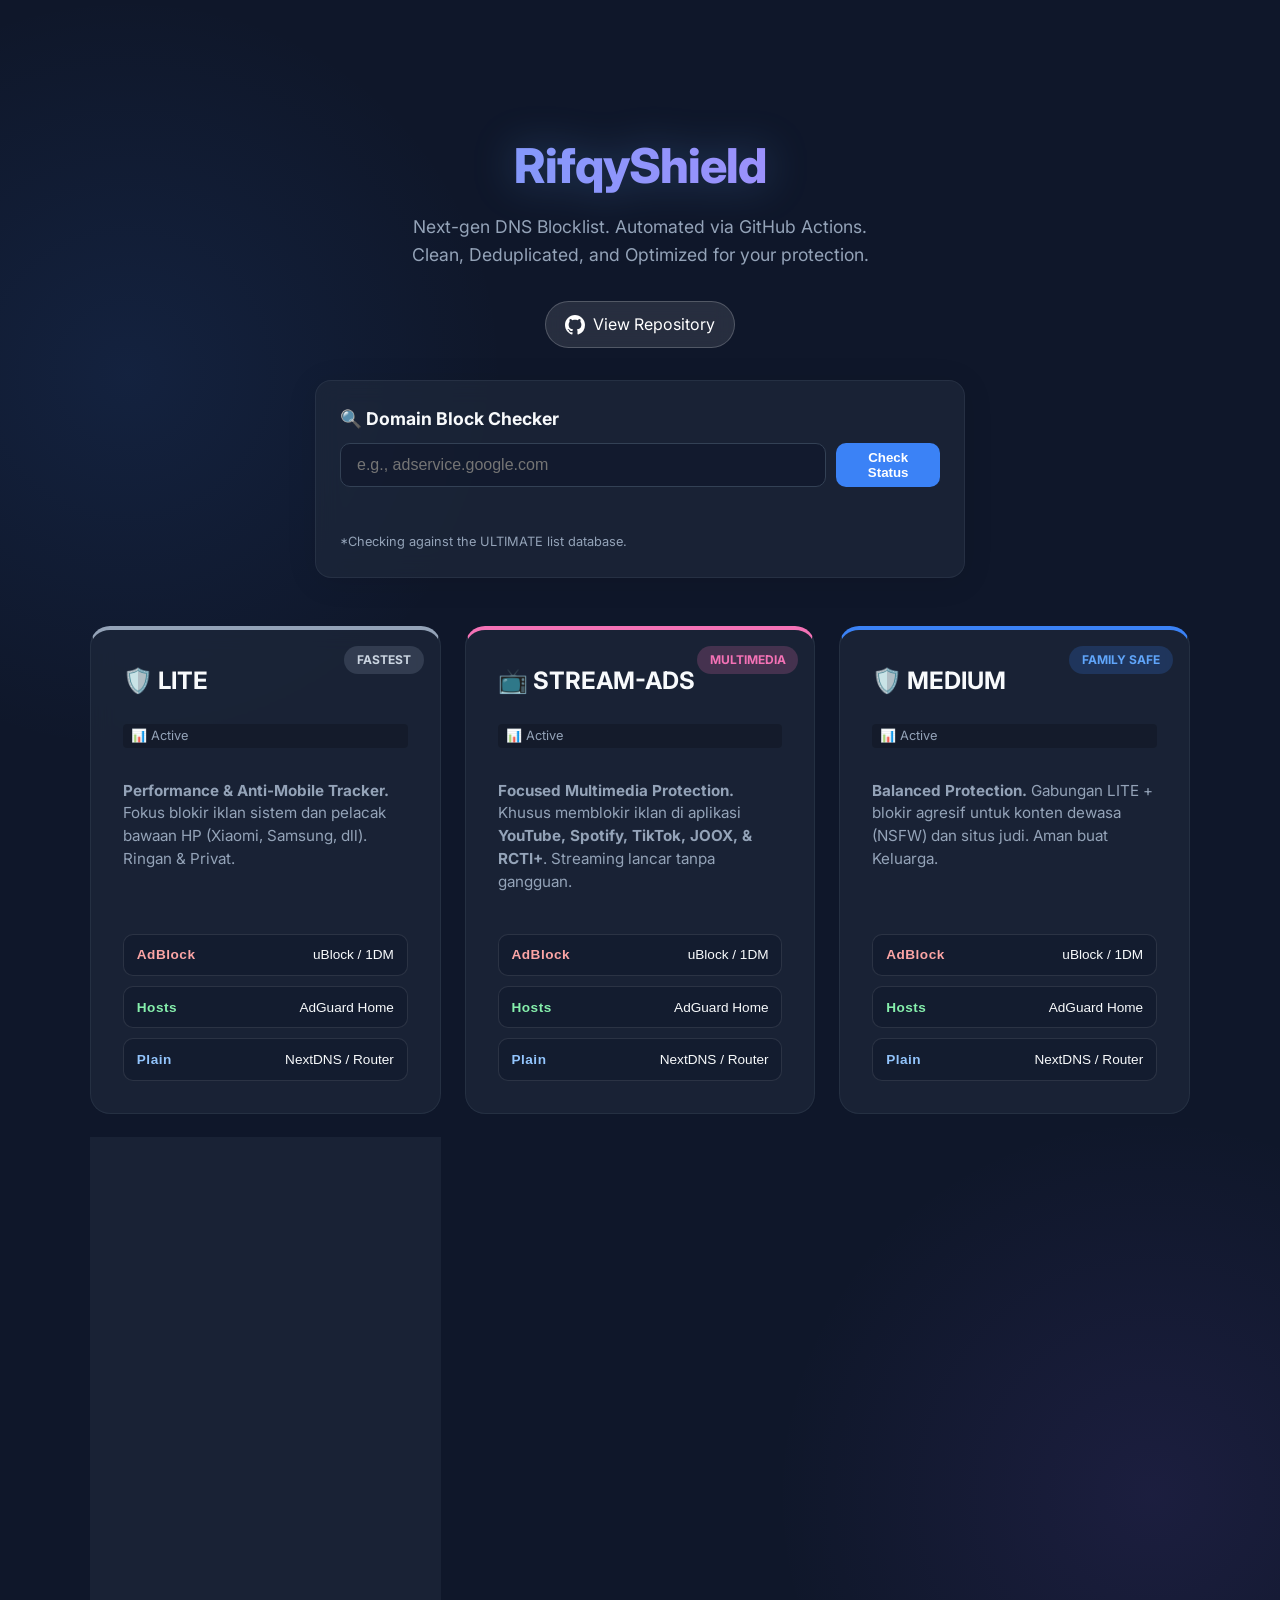
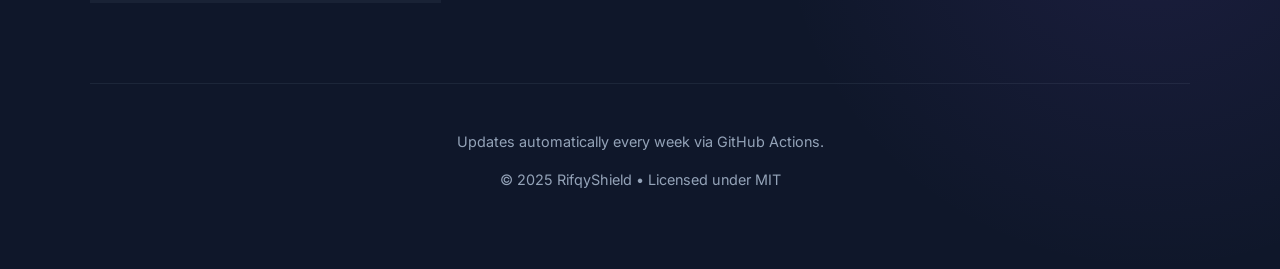
<file: index2.html>
<!DOCTYPE html>
<html lang="en">
<head>
    <meta charset="UTF-8">
    <meta name="viewport" content="width=device-width, initial-scale=1.0">
    <title>RifqyShield - Ultimate DNS Blocklist</title>
    <meta name="description" content="Comprehensive DNS blocklist with specific focus on Mobile OEM Tracking, Ads, and Malware protection.">
    <link href="https://fonts.googleapis.com/css2?family=Inter:wght@300;400;600;700&display=swap" rel="stylesheet">
    
    <style>
        :root {
            --bg-dark: #0f172a;
            --card-glass: rgba(30, 41, 59, 0.7);
            --card-border: rgba(148, 163, 184, 0.1);
            --text-main: #f8fafc;
            --text-muted: #94a3b8;
            --accent: #3b82f6;
            --accent-glow: rgba(59, 130, 246, 0.5);
            --stream-color: #f472b6; /* Pink for Stream */
            --ultimate-color: #8b5cf6; /* Purple for Ultimate */
            --success: #10b981;
            --danger: #ef4444;
        }

        body {
            font-family: 'Inter', sans-serif;
            background-color: var(--bg-dark);
            color: var(--text-main);
            margin: 0;
            line-height: 1.6;
            background-image: 
                radial-gradient(circle at 10% 20%, rgba(59, 130, 246, 0.1) 0%, transparent 20%),
                radial-gradient(circle at 90% 80%, rgba(139, 92, 246, 0.1) 0%, transparent 20%);
            min-height: 100vh;
        }

        .container {
            max-width: 1100px;
            margin: 0 auto;
            padding: 2rem 1.5rem;
        }

        /* Hero Section */
        header {
            text-align: center;
            padding: 4rem 0 2rem;
            position: relative;
        }

        h1 {
            font-size: 3rem;
            font-weight: 800;
            margin-bottom: 0.5rem;
            letter-spacing: -1px;
            background: linear-gradient(to right, #60a5fa, #c084fc);
            -webkit-background-clip: text;
            -webkit-text-fill-color: transparent;
            filter: drop-shadow(0 0 20px rgba(96, 165, 250, 0.3));
        }

        .subtitle {
            color: var(--text-muted);
            font-size: 1.1rem;
            max-width: 650px;
            margin: 0 auto 2rem auto;
        }

        .github-btn {
            display: inline-flex;
            align-items: center;
            gap: 0.5rem;
            background: rgba(255, 255, 255, 0.1);
            padding: 0.6rem 1.2rem;
            border-radius: 50px;
            color: white;
            text-decoration: none;
            border: 1px solid rgba(255, 255, 255, 0.2);
            backdrop-filter: blur(10px);
            transition: all 0.3s ease;
        }

        .github-btn:hover {
            background: rgba(255, 255, 255, 0.2);
            transform: translateY(-2px);
        }

        /* Search / Check Domain Section */
        .search-container {
            max-width: 600px;
            margin: 0 auto 3rem;
            background: var(--card-glass);
            padding: 1.5rem;
            border-radius: 16px;
            border: 1px solid var(--card-border);
            backdrop-filter: blur(12px);
            box-shadow: 0 4px 30px rgba(0, 0, 0, 0.1);
        }

        .search-box {
            display: flex;
            gap: 10px;
            position: relative;
        }

        .search-input {
            width: 100%;
            padding: 12px 16px;
            border-radius: 10px;
            border: 1px solid #334155;
            background: rgba(15, 23, 42, 0.6);
            color: white;
            font-size: 1rem;
            outline: none;
            transition: border-color 0.2s;
        }

        .search-input:focus {
            border-color: var(--accent);
            box-shadow: 0 0 0 3px rgba(59, 130, 246, 0.2);
        }

        .search-btn {
            padding: 0 20px;
            border-radius: 10px;
            border: none;
            background: var(--accent);
            color: white;
            font-weight: 600;
            cursor: pointer;
            transition: opacity 0.2s;
        }

        .search-btn:hover { opacity: 0.9; }

        .search-result {
            margin-top: 1rem;
            font-size: 0.9rem;
            min-height: 24px;
        }

        .status-blocked { color: var(--success); font-weight: bold; }
        .status-clean { color: var(--danger); }
        .status-loading { color: var(--text-muted); }

        /* Variants Grid */
        .variants-grid {
            display: grid;
            grid-template-columns: repeat(auto-fit, minmax(280px, 1fr));
            gap: 1.5rem;
            margin-top: 2rem;
        }

        .card {
            background: var(--card-glass);
            border-radius: 20px;
            padding: 2rem;
            border: 1px solid var(--card-border);
            backdrop-filter: blur(12px);
            transition: transform 0.3s, border-color 0.3s, box-shadow 0.3s;
            position: relative;
            overflow: hidden;
            display: flex;
            flex-direction: column;
        }

        .card:hover {
            transform: translateY(-5px);
            border-color: rgba(255,255,255,0.3);
            box-shadow: 0 10px 40px rgba(0, 0, 0, 0.2);
        }

        /* Specific Card Styles */
        .card.stream { border-top: 4px solid var(--stream-color); }
        .card.ultimate { border-top: 4px solid var(--ultimate-color); }
        .card.medium { border-top: 4px solid var(--accent); }
        .card.lite { border-top: 4px solid var(--text-muted); }

        .card-badge {
            position: absolute;
            top: 1rem;
            right: 1rem;
            font-size: 0.75rem;
            font-weight: 700;
            padding: 0.3rem 0.8rem;
            border-radius: 20px;
            text-transform: uppercase;
        }

        .badge-stream { background: rgba(244, 114, 182, 0.2); color: #f472b6; }
        .badge-ultimate { background: rgba(139, 92, 246, 0.2); color: #a78bfa; }
        .badge-lite { background: rgba(148, 163, 184, 0.2); color: #cbd5e1; }
        .badge-medium { background: rgba(59, 130, 246, 0.2); color: #60a5fa; }

        .card h3 {
            margin-top: 0;
            font-size: 1.5rem;
            display: flex;
            align-items: center;
            gap: 8px;
        }

        .domain-counter {
            font-size: 0.8rem;
            color: var(--text-muted);
            margin-bottom: 1rem;
            display: inline-block;
            background: rgba(0,0,0,0.2);
            padding: 2px 8px;
            border-radius: 4px;
        }

        .card p {
            color: var(--text-muted);
            font-size: 0.95rem;
            margin-bottom: auto; /* Pushes buttons down */
            padding-bottom: 1.5rem;
            line-height: 1.5;
        }

        /* Copy Buttons */
        .copy-group {
            display: flex;
            flex-direction: column;
            gap: 0.6rem;
            margin-top: 1rem;
        }

        .copy-btn {
            background: rgba(15, 23, 42, 0.5);
            border: 1px solid rgba(255, 255, 255, 0.1);
            color: var(--text-main);
            padding: 0.8rem;
            border-radius: 10px;
            cursor: pointer;
            display: flex;
            justify-content: space-between;
            align-items: center;
            font-size: 0.85rem;
            transition: all 0.2s;
        }

        .copy-btn:hover {
            background: rgba(255, 255, 255, 0.1);
            border-color: var(--text-muted);
        }

        .copy-btn span.format {
            font-weight: 700;
            letter-spacing: 0.5px;
        }

        .format-adblock { color: #fca5a5; }
        .format-hosts { color: #86efac; }
        .format-plain { color: #93c5fd; }

        /* Footer */
        footer {
            text-align: center;
            margin-top: 5rem;
            padding: 2rem 0;
            color: var(--text-muted);
            font-size: 0.9rem;
            border-top: 1px solid var(--card-border);
        }

        a { color: var(--accent); text-decoration: none; }
        a:hover { text-decoration: underline; }

        @media (max-width: 600px) {
            h1 { font-size: 2rem; }
            .card { padding: 1.5rem; }
            .search-box { flex-direction: column; }
            .search-btn { width: 100%; padding: 12px; }
        }
    </style>
</head>
<body>

<div class="container">
    <header>
        <h1>RifqyShield</h1>
        <p class="subtitle">Next-gen DNS Blocklist. Automated via GitHub Actions. <br>Clean, Deduplicated, and Optimized for your protection.</p>
        
        <a href="https://github.com/rydevs29/RifqyShield" target="_blank" class="github-btn">
            <svg height="20" width="20" viewBox="0 0 16 16" fill="white"><path d="M8 0C3.58 0 0 3.58 0 8c0 3.54 2.29 6.53 5.47 7.59.4.07.55-.17.55-.38 0-.19-.01-.82-.01-1.49-2.01.37-2.53-.49-2.69-.94-.09-.23-.48-.94-.82-1.13-.28-.15-.68-.52-.01-.53.63-.01 1.08.58 1.23.82.72 1.21 1.87.87 2.33.66.07-.52.28-.87.51-1.07-1.78-.2-3.64-.89-3.64-3.95 0-.87.31-1.59.82-2.15-.08-.2-.36-1.02.08-2.12 0 0 .67-.21 2.2.82.64-.18 1.32-.27 2-.27.68 0 1.36.09 2 .27 1.53-1.04 2.2-.82 2.2-.82.44 1.1.16 1.92.08 2.12.51.56.82 1.27.82 2.15 0 3.07-1.87 3.75-3.65 3.95.29.25.54.73.54 1.48 0 1.07-.01 1.93-.01 2.2 0 .21.15.46.55.38A8.013 8.013 0 0016 8c0-4.42-3.58-8-8-8z"></path></svg>
            View Repository
        </a>
    </header>

    <div class="search-container">
        <h3 style="margin-top: 0; margin-bottom: 10px; font-size: 1.1rem;">🔍 Domain Block Checker</h3>
        <div class="search-box">
            <input type="text" id="domainInput" class="search-input" placeholder="e.g., adservice.google.com">
            <button class="search-btn" onclick="checkDomain()">Check Status</button>
        </div>
        <div id="searchResult" class="search-result"></div>
        <small style="color: var(--text-muted); font-size: 0.8rem; display: block; margin-top: 5px;">*Checking against the ULTIMATE list database.</small>
    </div>

    <div class="variants-grid">
        
        <div class="card lite">
            <div class="card-badge badge-lite">Fastest</div>
            <h3>🛡️ LITE</h3>
            <span class="domain-counter" id="count-lite">Loading stats...</span>
            <p><strong>Performance & Anti-Mobile Tracker.</strong> Fokus blokir iklan sistem dan pelacak bawaan HP (Xiaomi, Samsung, dll). Ringan & Privat.</p>
            <div class="copy-group">
                <button class="copy-btn" onclick="copyLink(this, 'lite/adblock.txt')">
                    <span class="format format-adblock">AdBlock</span> <span>uBlock / 1DM</span>
                </button>
                <button class="copy-btn" onclick="copyLink(this, 'lite/hosts.txt')">
                    <span class="format format-hosts">Hosts</span> <span>AdGuard Home</span>
                </button>
                <button class="copy-btn" onclick="copyLink(this, 'lite/plain.txt')">
                    <span class="format format-plain">Plain</span> <span>NextDNS / Router</span>
                </button>
            </div>
        </div>

        <div class="card stream">
            <div class="card-badge badge-stream">Multimedia</div>
            <h3>📺 STREAM-ADS</h3>
            <span class="domain-counter" id="count-stream">Loading stats...</span>
            <p><strong>Focused Multimedia Protection.</strong> Khusus memblokir iklan di aplikasi <strong>YouTube, Spotify, TikTok, JOOX, & RCTI+</strong>. Streaming lancar tanpa gangguan.</p>
            <div class="copy-group">
                <button class="copy-btn" onclick="copyLink(this, 'stream-ads/adblock.txt')">
                    <span class="format format-adblock">AdBlock</span> <span>uBlock / 1DM</span>
                </button>
                <button class="copy-btn" onclick="copyLink(this, 'stream-ads/hosts.txt')">
                    <span class="format format-hosts">Hosts</span> <span>AdGuard Home</span>
                </button>
                <button class="copy-btn" onclick="copyLink(this, 'stream-ads/plain.txt')">
                    <span class="format format-plain">Plain</span> <span>NextDNS / Router</span>
                </button>
            </div>
        </div>

        <div class="card medium">
            <div class="card-badge badge-medium">Family Safe</div>
            <h3>🛡️ MEDIUM</h3>
            <span class="domain-counter" id="count-medium">Loading stats...</span>
            <p><strong>Balanced Protection.</strong> Gabungan LITE + blokir agresif untuk konten dewasa (NSFW) dan situs judi. Aman buat Keluarga.</p>
            <div class="copy-group">
                <button class="copy-btn" onclick="copyLink(this, 'medium/adblock.txt')">
                    <span class="format format-adblock">AdBlock</span> <span>uBlock / 1DM</span>
                </button>
                <button class="copy-btn" onclick="copyLink(this, 'medium/hosts.txt')">
                    <span class="format format-hosts">Hosts</span> <span>AdGuard Home</span>
                </button>
                <button class="copy-btn" onclick="copyLink(this, 'medium/plain.txt')">
                    <span class="format format-plain">Plain</span> <span>NextDNS / Router</span>
                </button>
            </div>
        </div>

        <div class="card ultimate">
            <div class="card-badge badge-ultimate">God Mode</div>
            <h3>🛡️ ULTIMATE</h3>
            <span class="domain-counter" id="count-ultimate">Loading stats...</span>
            <p><strong>Total Security Shield.</strong> Gabungan semua varian + database raksasa global (Hagezi & OISD Big). Perlindungan Maksimal.</p>
            <div class="copy-group">
                <button class="copy-btn" onclick="copyLink(this, 'ultimate/adblock.txt')">
                    <span class="format format-adblock">AdBlock</span> <span>uBlock / 1DM</span>
                </button>
                <button class="copy-btn" onclick="copyLink(this, 'ultimate/hosts.txt')">
                    <span class="format format-hosts">Hosts</span> <span>AdGuard Home</span>
                </button>
                <button class="copy-btn" onclick="copyLink(this, 'ultimate/plain.txt')">
                    <span class="format format-plain">Plain</span> <span>NextDNS / Router</span>
                </button>
            </div>
        </div>

    </div>

    <footer>
        <p>Updates automatically every week via GitHub Actions.</p>
        <p>© 2025 RifqyShield • Licensed under MIT</p>
    </footer>
</div>

<script>
    const BASE_REPO_URL = "https://raw.githubusercontent.com/rydevs29/RifqyShield/main/output/";

    // 1. Copy Link Function
    function copyLink(btn, path) {
        const fullUrl = BASE_REPO_URL + path;
        navigator.clipboard.writeText(fullUrl).then(() => {
            const originalContent = btn.innerHTML;
            btn.innerHTML = "<span style='color: #10b981; font-weight: bold;'>Copied! ✅</span>";
            setTimeout(() => {
                btn.innerHTML = originalContent;
            }, 1500);
        });
    }

    // 2. Fetch Stats Logic (Reads the header of the file to get count)
    async function fetchStats(variant, elementId) {
        const url = BASE_REPO_URL + variant + "/hosts.txt";
        try {
            // Only fetch first 200 bytes to save bandwidth just to read the header
            const response = await fetch(url, { headers: { 'Range': 'bytes=0-200' } });
            
            // Fallback if Range not supported by server
            const text = response.ok ? await response.text() : ""; 
            
            // Regex to find "# Total Domains: X" created by your Python script
            const match = text.match(/Total Domains: (\d+)/);
            
            if (match && match[1]) {
                document.getElementById(elementId).innerText = "📊 " + parseInt(match[1]).toLocaleString() + " Rules";
            } else {
                document.getElementById(elementId).innerText = "📊 Active";
            }
        } catch (e) {
            console.error("Failed to fetch stats for " + variant);
            document.getElementById(elementId).innerText = "📊 Active";
        }
    }

    // Load stats on page load
    window.addEventListener('DOMContentLoaded', () => {
        fetchStats('lite', 'count-lite');
        fetchStats('stream-ads', 'count-stream');
        fetchStats('medium', 'count-medium');
        fetchStats('ultimate', 'count-ultimate');
    });

    // 3. Domain Checker Logic
    async function checkDomain() {
        const input = document.getElementById('domainInput').value.trim().toLowerCase();
        const resultDiv = document.getElementById('searchResult');
        
        if (!input || input.length < 3) {
            resultDiv.innerHTML = "<span class='status-loading'>Please enter a valid domain...</span>";
            return;
        }

        resultDiv.innerHTML = "<span class='status-loading'>Checking database (this may take a second)... ⏳</span>";

        // We check against the ULTIMATE list plain text because it contains everything
        const url = BASE_REPO_URL + "ultimate/plain.txt";

        try {
            const response = await fetch(url);
            if (!response.ok) throw new Error("Network response was not ok");
            const text = await response.text();

            // Simple check: does the text contain the domain exactly?
            // Adding newlines to ensure we match specific domain lines
            if (text.includes("\n" + input + "\n") || text.startsWith(input + "\n")) {
                resultDiv.innerHTML = `✅ <span class="status-blocked">BLOCKED!</span> The domain <strong>${input}</strong> is in the RifqyShield list.`;
            } else {
                resultDiv.innerHTML = `⚠️ <span class="status-clean">NOT FOUND.</span> The domain <strong>${input}</strong> is not currently blocked.`;
            }
        } catch (error) {
            resultDiv.innerHTML = "<span style='color:red'>Error connecting to database. Please check internet.</span>";
        }
    }
</script>

</body>
</html>
</file>
